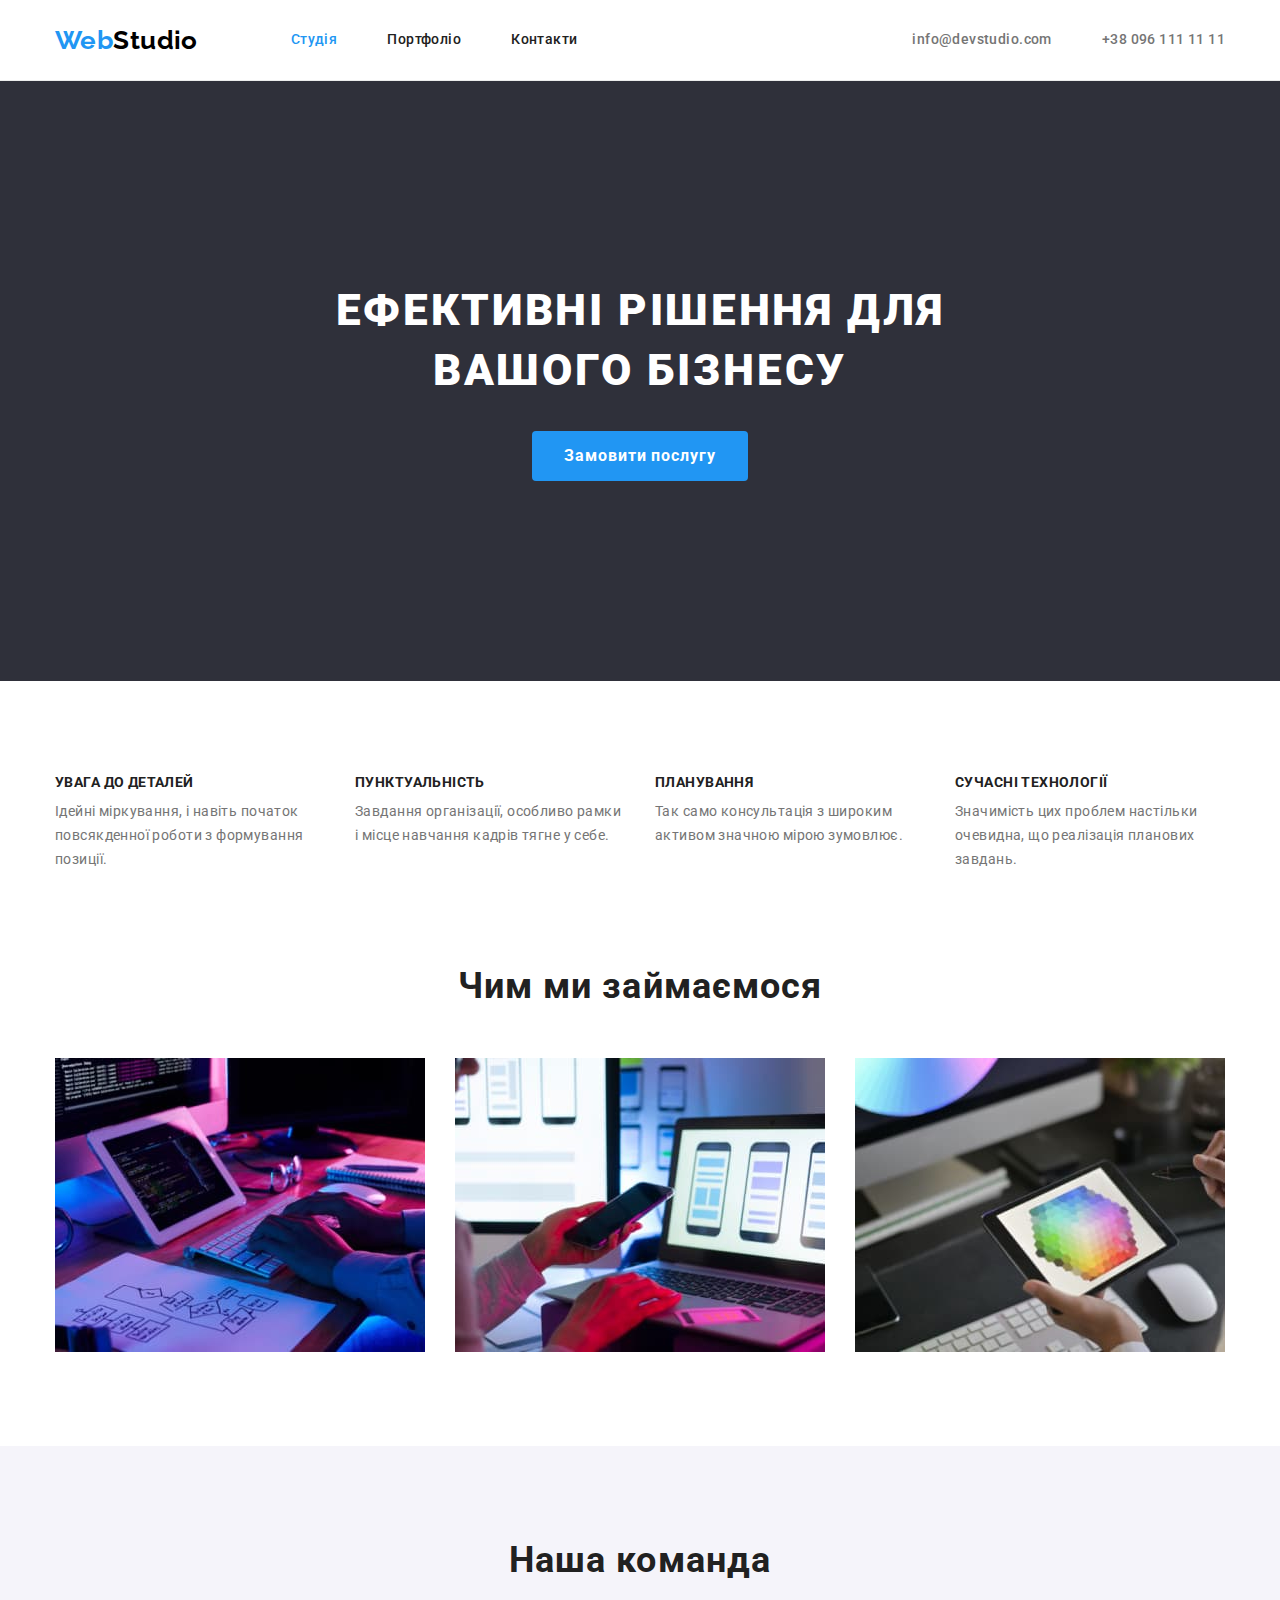
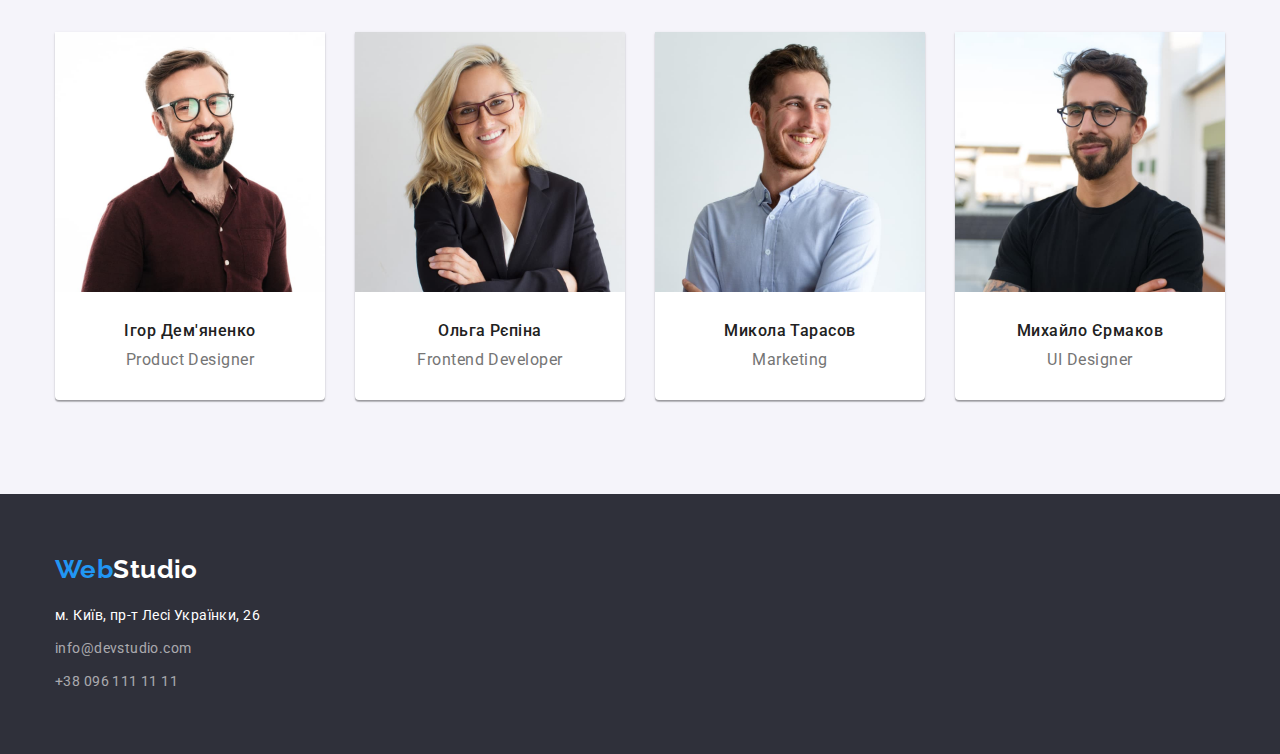
<file: index.html>
<!DOCTYPE html>
<html lang="uk">

<head>
  <meta charset="UTF-8">
  <meta name="viewport" content="width=device-width, initial-scale=1.0">
  <meta http-equiv="X-UA-Compatible" content="ie=edge">
  <title>WebStudio</title>
  <link rel="preconnect" href="https://fonts.googleapis.com">
  <link rel="preconnect" href="https://fonts.gstatic.com" crossorigin>
  <link href="https://fonts.googleapis.com/css2?family=Raleway:wght@700&family=Roboto:wght@400;500;700;900&display=swap"
    rel="stylesheet">
  <link rel="stylesheet" href="https://cdnjs.cloudflare.com/ajax/libs/modern-normalize/1.1.0/modern-normalize.min.css">
  <link rel="stylesheet" href="./css/style.css">
</head>

<body>
  <header class="header">
    <div class="container header-inner">
      <nav class="nav">
        <a class="logo" href="./index.html">
          <span class="logo-web">Web</span>Studio
        </a>
        <ul class="site-nav">
          <li class="menu-item">
            <a class="link-current" href="./index.html">Студія</a>
          </li>
          <li class="menu-item">
            <a class="link" href="./portfolio.html">Портфоліо</a>
          </li>
          <li class="menu-item">
            <a class="link" href="#">Контакти</a>
          </li>
        </ul>
      </nav>
      <ul class="contacts">
        <li class="header-mail">
          <a class="mail" href="mailto:info@devstudio.com">info@devstudio.com</a>
        </li>
        <li>
          <a class="phone" href="tel:+380961111111">+38 096 111 11 11</a>
        </li>
      </ul>
    </div>
    </div>
  </header>
  <main>
    <!-- Hero -->
    <section class="hero">
      <div class="container">
        <h1 class="hero-title">Ефективні рішення для вашого бізнесу</h1>
        <button class="hero-button" type="button">Замовити послугу</button>
      </div>
    </section>
    <!-- Benefits -->
    <section class="benefits">
      <div class="container">
        <h2 class="benefits-title">Переваги</h2>
        <ul class="benefits-list">
          <li class="benefits-item">
            <h3 class="title">Увага до деталей</h3>
            <p class="text">Ідейні міркування, і навіть початок повсякденної роботи з формування позиції.</p>
          </li>
          <li class="benefits-item">
            <h3 class="title">Пунктуальність</h3>
            <p class="text">Завдання організації, особливо рамки і місце навчання кадрів тягне у себе.</p>
          </li>
          <li class="benefits-item">
            <h3 class="title">Планування</h3>
            <p class="text">Так само консультація з широким активом значною мірою зумовлює.</p>
          </li>
          <li class="benefits-item">
            <h3 class="title">Сучасні технології</h3>
            <p class="text">Значимість цих проблем настільки очевидна, що реалізація планових завдань.</p>
          </li>
        </ul>
      </div>
    </section>
    <section class="work-section">
      <div class="container">
        <h2 class="work-title">Чим ми займаємося</h2>
        <ul class="work-item">
          <li class="work-list">
            <img class="work-img" src="./images/box1.jpg" alt="Photo employment 1" width="370">
          </li>
          <li class="work-list">
            <img class="work-img" src="./images/box2.jpg" alt="Photo employment 2" width="370">
          </li>
          <li class="work-list">
            <img class="work-img" src="./images/box3.jpg" alt="Photo employment 3" width="370">
          </li>
        </ul>
      </div>
    </section>
    <!-- Team -->
    <section class="team">
      <div class="container">
        <h2 class="team-title">Наша команда</h2>
        <ul class="team-list">
          <li class="team-item">
            <img src="./images/team1.jpg" alt="Photo team 1" width="270">
            <div class="team-signature">
              <h3 class="name">Ігор Дем'яненко</h3>
              <p class="position">Product Designer</p>
            </div>
          </li>
          <li class="team-item">
            <img src="./images/team2.jpg" alt="Photo team 2" width="270">
            <div class="team-signature">
              <h3 class="name">Ольга Рєпіна</h3>
              <p class="position">Frontend Developer</p>
            </div>
          </li>
          <li class="team-item">
            <img src="./images/team3.jpg" alt="Photo team 3" width="270">
            <div class="team-signature">
              <h3 class="name">Микола Тарасов</h3>
              <p class="position">Marketing</p>
            </div>
          </li>
          <li class="team-item">
            <img src="./images/team4.jpg" alt="Photo team 4" width="270">
            <div class="team-signature">
              <h3 class="name">Михайло Єрмаков</h3>
              <p class="position"> UI Designer</p>
            </div>
          </li>
        </ul>
      </div>
    </section>
  </main>
  <!-- Footer -->
  <footer class="footer">
    <div class="container">
      <a class="logo-footer" href="./index.html">
        <span class="logo-web">Web</span>Studio
      </a>
      <address>
        <ul class="site-footer">
          <li class="footer-item">
            <a class="adress" href="https://goo.gl/maps/qVN2PYLP39VzeZfm9" target="_blank" rel="noreferrer noopener">м.
              Київ, пр-т Лесі
              Українки, 26</a>
          </li>
          <li class="footer-item">
            <a class="mail" href="mailto:info@devstudio.com">info@devstudio.com</a>
          </li>
          <li class="footer-item">
            <a class="phone" href="tel:+380961111111">+38 096 111 11 11</a>
          </li>
        </ul>
      </address>
    </div>
  </footer>

</body>

</html>
</file>
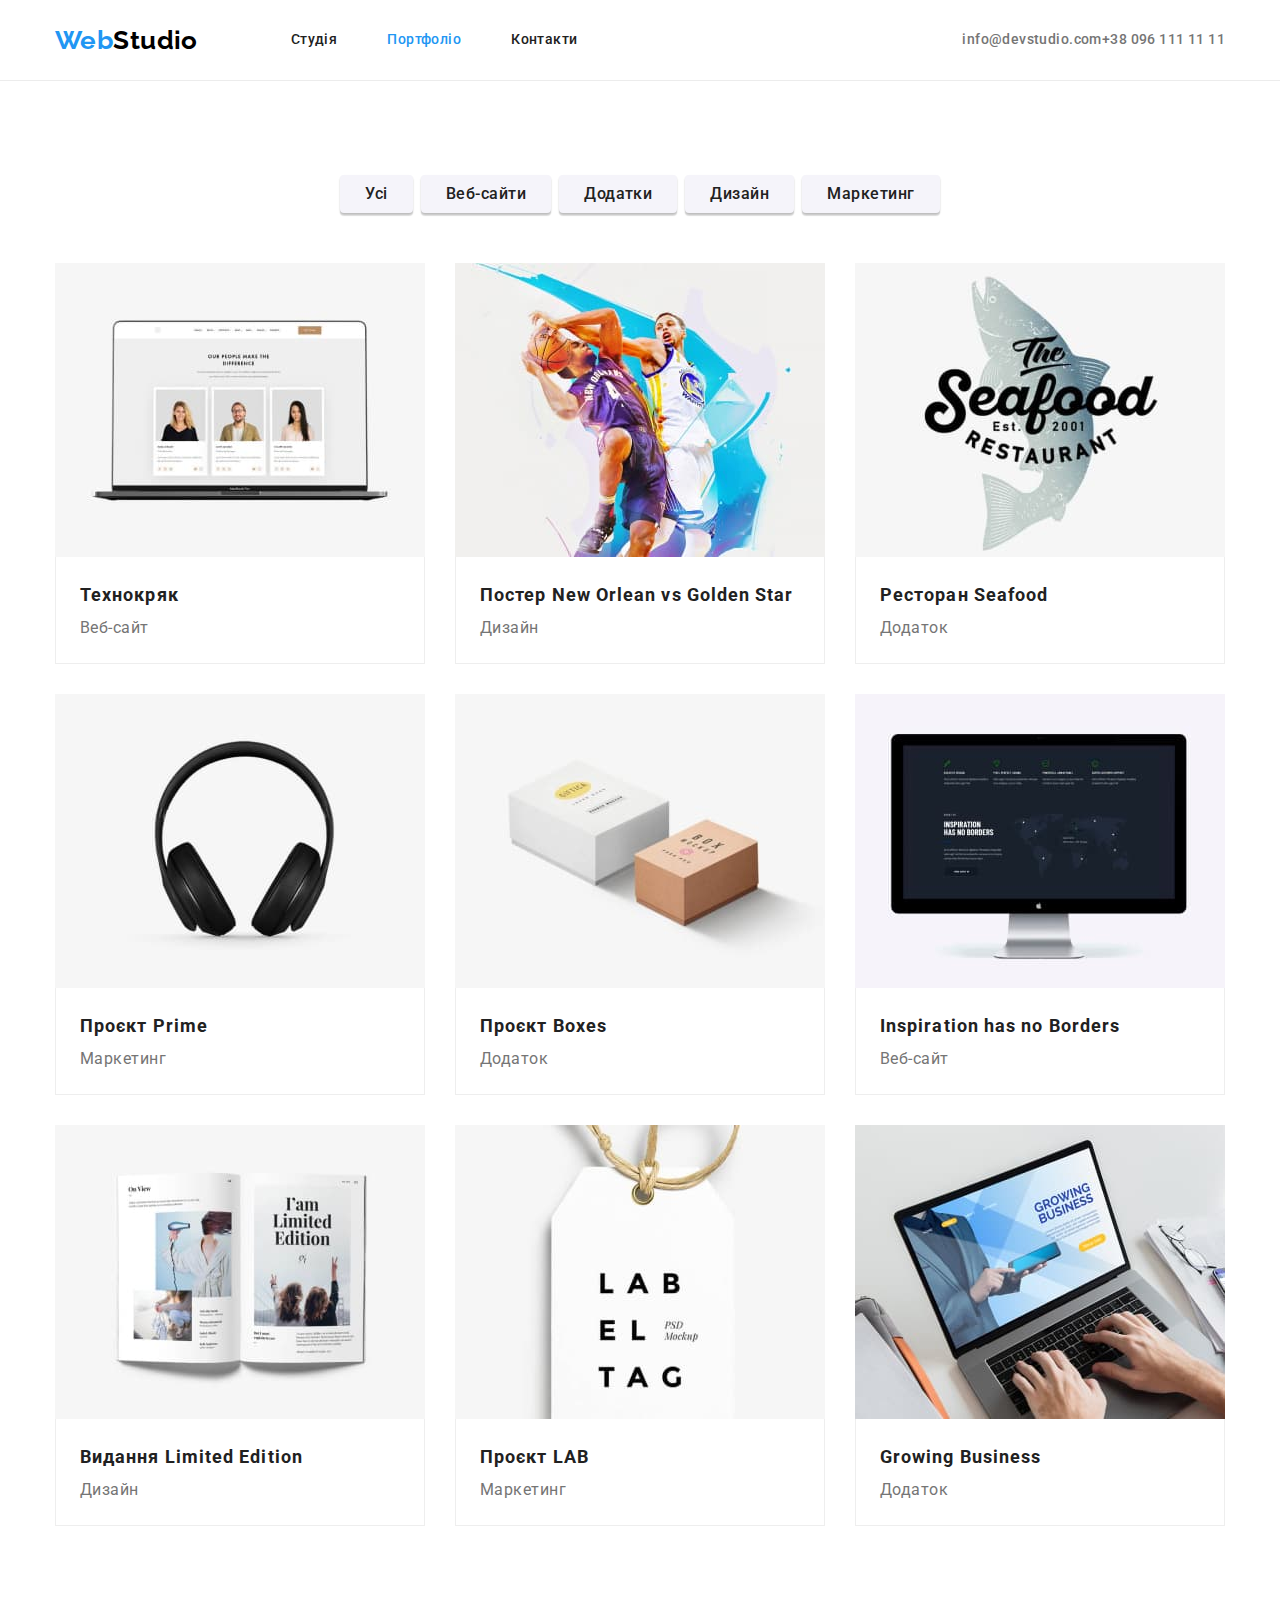
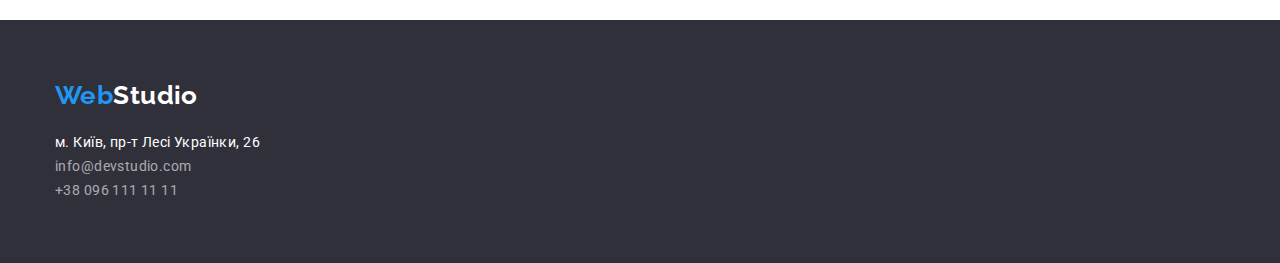
<file: portfolio.html>
<!DOCTYPE html>
<html lang="uk">

<head>
    <meta charset="UTF-8">
    <meta name="viewport" content="width=device-width, initial-scale=1.0">
    <meta http-equiv="X-UA-Compatible" content="ie=edge">
    <title>Portfolio</title>
    <link rel="preconnect" href="https://fonts.googleapis.com">
    <link rel="preconnect" href="https://fonts.gstatic.com" crossorigin>
    <link
        href="https://fonts.googleapis.com/css2?family=Raleway:wght@700&family=Roboto:wght@400;500;700;900&display=swap"
        rel="stylesheet">
    <link rel="stylesheet"
        href="https://cdnjs.cloudflare.com/ajax/libs/modern-normalize/1.1.0/modern-normalize.min.css">
    <link rel="stylesheet" href="./css/style.css">
</head>

<body>
    <header class="header">
        <div class="container">
            <div class="header-inner">
                <nav class="nav">
                    <a class="logo" href="./index.html">
                        <span class="logo-web">Web</span>Studio
                    </a>
                    <ul class="site-nav">
                        <li class="menu-item">
                            <a class="link" href="./index.html">Студія</a>
                        </li>
                        <li class="menu-item">
                            <a class="link-current" href="./portfolio.html">Портфоліо</a>
                        </li>
                        <li class="menu-item">
                            <a class="link" href="#">Контакти</a>
                        </li>
                    </ul>
                </nav>
                <ul class="contacts">
                    <li>
                        <a class="mail" href="mailto:info@devstudio.com">info@devstudio.com</a>
                    </li>
                    <li>
                        <a class="phone" href="tel:+380961111111">+38 096 111 11 11</a>
                    </li>
                </ul>
            </div>
        </div>
    </header>
    </header>
    <main>
        <section class="works">
            <div class="container">
                <h1 class="works-title">Наші роботи</h1>
                <ul class="works-btn">
                    <li><button class="works-buttons" type="button">Усі</button></li>
                    <li><button class="works-buttons" type="button">Веб-сайти</button></li>
                    <li><button class="works-buttons" type="button">Додатки</button></li>
                    <li><button class="works-buttons" type="button">Дизайн</button></li>
                    <li><button class="works-buttons" type="button">Маркетинг</button></li>
                </ul>
                <ul class="works-list">
                    <li class="works-item">
                        <a class="works-link" href="#">
                            <img src="./images/portfolio/portfolio1.jpg" alt="Технокряк" width="370">
                            <div class="works-signature">
                                <h2 class="title">Технокряк</h2>
                                <p class="text">Веб-сайт</p>
                            </div>
                        </a>
                    </li>
                    <li class="works-item">
                        <a class="works-link" href="#">
                            <img src="./images/portfolio/portfolio2.jpg" alt="Постер New Orlean vs Golden Star"
                                width="370">
                            <div class="works-signature">
                                <h2 class="title">Постер New Orlean vs Golden Star</h2>
                                <p class="text">Дизайн</p>
                            </div>
                        </a>
                    </li>
                    <li class="works-item">
                        <a class="works-link" href="#">
                            <img src="./images/portfolio/portfolio3.jpg" alt="Ресторан Seafood" width="370">
                            <div class="works-signature">
                                <h2 class="title">Ресторан Seafood</h2>
                                <p class="text">Додаток</p>
                            </div>
                        </a>
                    </li>
                    <li class="works-item">
                        <a class="works-link" href="#">
                            <img src="./images/portfolio/portfolio4.jpg" alt="Проєкт Prime" width="370">
                            <div class="works-signature">
                                <h2 class="title">Проєкт Prime</h2>
                                <p class="text">Маркетинг</p>
                            </div>
                        </a>
                    </li>
                    <li class="works-item">
                        <a class="works-link" href="#">
                            <img src="./images/portfolio/portfolio5.jpg" alt="Проєкт Boxes" width="370">
                            <div class="works-signature">
                                <h2 class="title">Проєкт Boxes</h2>
                                <p class="text">Додаток</p>
                            </div>
                        </a>
                    </li>
                    <li class="works-item">
                        <a class="works-link" href="#">
                            <img src="./images/portfolio/portfolio6.jpg" alt="Inspiration has no Borders" width="370">
                            <div class="works-signature">
                                <h2 class="title">Inspiration has no Borders</h2>
                                <p class="text">Веб-сайт</p>
                            </div>
                        </a>
                    </li>
                    <li class="works-item">
                        <a class="works-link" href="#">
                            <img src="./images/portfolio/portfolio7.jpg" alt="Видання Limited Edition" width="370">
                            <div class="works-signature">
                                <h2 class="title">Видання Limited Edition</h2>
                                <p class="text">Дизайн</p>
                            </div>
                        </a>
                    </li>
                    <li class="works-item">
                        <a class="works-link" href="#">
                            <img src="./images/portfolio/portfolio8.jpg" alt="Проєкт LAB" width="370">
                            <div class="works-signature">
                                <h2 class="title">Проєкт LAB</h2>
                                <p class="text">Маркетинг</p>
                            </div>
                        </a>
                    </li>
                    <li class="works-item">
                        <a class="works-link" href="#">
                            <img link src="./images/portfolio/portfolio9.jpg" alt="Growing Business" width="370">
                            <div class="works-signature">
                                <h2 class="title">Growing Business</h2>
                                <p class="text">Додаток</p>
                            </div>
                        </a>
                    </li>
                </ul>
            </div>
        </section>
    </main>
    <footer class="footer">
        <div class="container">
            <a class="logo-footer" href="./index.html">
                <span class="logo-web">Web</span>Studio
            </a>
            <address>
                <ul class="site-footer">
                    <li>
                        <a class="adress" href="https://goo.gl/maps/qVN2PYLP39VzeZfm9" target="_blank"
                            rel="noreferrer noopener">м.
                            Київ, пр-т Лесі
                            Українки, 26</a>
                    </li>
                    <li>
                        <a class="mail" href="mailto:info@devstudio.com">info@devstudio.com</a>
                    </li>
                    <li>
                        <a class="phone" href="tel:+380961111111">+38 096 111 11 11</a>
                    </li>
                </ul>
            </address>
        </div>
    </footer>
</body>

</html>
</file>
<file: css/style.css>
:root {
  --primary-text-color: #757575;
  --hero-text-color: #ffffff;
  --title-text-color: #212121;
  --logo-text-color: #000000;
  --footer-text-color: rgba(255, 255, 255, 0.6);
  --accent-color: #2196f3;
  --background-team-color: #f5f4fa;
  --background-color: #2f303a;
  --background-section-color: #ffffff;
  --button-portfolio-color: #f5f4fa;
  --container-bg-color: #FFFFFF;
  --container-border-color: #EEEEEE;
  --primary-font-family: 'Roboto', sans-serif;
}

html {
  box-sizing: border-box;
}

body {
  color: var(--primary-text-color);
  background-color: var(--background-section-color);
  font-family: var(--primary-font-family);
  font-size: 14px;
  line-height: 1.71;
  letter-spacing: 0.03em;
}

h1,
h2,
h3,
h4,
h5,
h6,
p {
  margin: 0;
}

ul {
  list-style: none;
  margin: 0;
  padding: 0;
}

img {
  display: block;
  max-width: 100%;
  height: auto;
}

address {
  font-style: normal;
}

button {
  display: block;
  cursor: pointer;
  border: none;
  border-radius: 4px;
}

.section {
  padding-top: 94px;
  padding-bottom: 94px;
}

.container {
  width: 1200px;
  margin: 0 auto;
  padding: 0 15px;
}

.list {
  list-style: none;
  padding-left: 0;
  margin: 0;
}

.link {
  text-decoration: none;
}

/* header */
.header {
  border-bottom: 1px solid #ECECEC;
}

.logo {
  color: var(--logo-text-color);
  font-family: 'Raleway';
  font-weight: 700;
  font-size: 26px;
  line-height: 1.19;
  text-decoration: none;
  margin-right: 93px;
}

.logo-web {
  color: var(--accent-color);
}

.nav {
  display: flex;
  align-items: center;
}

.header-inner {
  display: flex;
  align-items: center;
  /* justify-content: space-between; */
}

.site-nav {
  display: flex;
  align-items: center;
}

.contacts {
  display: flex;
  align-items: center;
}

.menu-item:not(:last-child) {
  margin-right: 50px;
}

.header-mail {
  margin-right: 50px;
}

.nav {
  margin-right: auto;
}

.link {
  display: block;
  padding: 32px 0;
  /* text-decoration: none; */
}

.link-current {
  color: var(--accent-color);
  text-decoration: none;
  font-weight: 500;
}

.site-nav .link,
.contacts .mail,
.contacts .phone {
  color: var(--title-text-color);
  text-decoration: none;
  font-weight: 500;
  font-size: 14px;
  line-height: 1.14;
}

.site-nav .link:hover,
.contacts .mail:hover,
.contacts .phone:hover {
  color: var(--accent-color);
}

.site-nav .link:focus,
.contacts .mail:focus,
.contacts .phone:focus {
  color: var(--accent-color);
}

.contacts .mail,
.contacts .phone {
  color: var(--primary-text-color);
  display: block;
  padding: 32px 0;
}

/* hero */
.hero {
  background-color: var(--background-color);
  padding: 200px 0;
}

.hero-title {
  font-weight: 900;
  font-size: 44px;
  line-height: 1.36;
  text-align: center;
  letter-spacing: 0.06em;
  text-transform: uppercase;
  color: var(--hero-text-color);
  width: 696px;
  margin: 0 auto;
  margin-bottom: 30px;
}

.hero-button {
  background-color: var(--accent-color);
  color: var(--hero-text-color);
  border-radius: 4px;
  font-family: inherit;
  font-weight: 700;
  font-size: 16px;
  line-height: 1.87;
  align-items: center;
  text-align: center;
  letter-spacing: 0.06em;
  cursor: pointer;
  margin: 0 auto;
  display: block;
  border: none;
  padding: 10px 32px;
}

/* Benefits */
.benefits {
  padding: 94px 0;
}

.benefits-list {
  display: flex;
  align-items: flex-start;
}

.benefits-item {
  width: 270px;
}

.benefits-item:not(:last-child) {
  margin-right: 30px;
}

.benefits-title {
  position: absolute;
  width: 1px;
  height: 1px;
  margin: -1px;
  border: 0;
  padding: 0;

  white-space: nowrap;
  clip-path: inset(100%);
  clip: rect(0 0 0 0);
  overflow: hidden;
}

.benefits-list .title {
  font-size: 14px;
  line-height: 1.14;
  letter-spacing: 0.03em;
  text-transform: uppercase;
  color: var(--title-text-color);
  margin-bottom: 10px;
}

.benefits-list .text {
  font-weight: 400;
  font-size: 14px;
  line-height: 1.71;
  letter-spacing: 0.03em;
}

/* What do we do - work*/
.work-section {
  padding-bottom: 94px;
}

.work-item {
  display: flex;
  flex-wrap: wrap;
  gap: 30px;
}

.work-title {
  font-weight: 700;
  font-size: 36px;
  line-height: 1.16;
  text-align: center;
  letter-spacing: 0.03em;
  color: var(--title-text-color);
  margin-bottom: 50px;
  margin-top: 0;
}

/* team */
.team {
  background-color: #f5f4fa;
  padding: 94px 0;
}

.team-title {
  font-weight: 700;
  font-size: 36px;
  line-height: 1.16;
  text-align: center;
  letter-spacing: 0.03em;
  color: var(--title-text-color);
  margin-bottom: 50px;
}

.team-list {
  display: flex;
  flex-wrap: wrap;
  gap: 30px;
}

.team-item {
  background: #FFFFFF;
  box-shadow: 0px 1px 3px rgba(0, 0, 0, 0.12), 0px 1px 1px rgba(0, 0, 0, 0.14), 0px 2px 1px rgba(0, 0, 0, 0.2);
  border-radius: 0px 0px 4px 4px;
}

.team-list .name {
  display: block;
  font-weight: 500;
  font-size: 16px;
  line-height: 1.18;
  text-align: center;
  letter-spacing: 0.03em;
  color: var(--title-text-color);
  margin-bottom: 10px;
}

.team-list .position {
  font-size: 16px;
  line-height: 1.18;
  text-align: center;
  letter-spacing: 0.03em;
  color: var(--primary-text-color);
}

.team-signature {
  padding: 30px 0;
}

/* footer */
footer {
  background-color: var(--background-color);
  padding: 60px 0;
}

.logo-footer {
  color: var(--hero-text-color);
  font-family: 'Raleway';
  font-weight: 700;
  font-size: 26px;
  line-height: 1.19;
  text-decoration: none;
  display: block;
  margin-bottom: 20px;
}

.footer-item:not(:last-child) {
  margin-bottom: 9px;
}

.site-footer .adress,
.site-footer .mail,
.site-footer .phone {
  text-decoration: none;
  font-size: 14px;
  line-height: 1.71;
}

.site-footer .adress {
  color: var(--hero-text-color);
  font-style: normal;
}

.site-footer .mail,
.site-footer .phone {
  color: var(--footer-text-color);
  font-style: normal;
}

.site-footer .adress:hover,
.site-footer .mail:hover,
.site-footer .phone:hover {
  color: var(--accent-color);
}

.site-footer .adress:focus,
.site-footer .mail:focus,
.site-footer .phone:focus {
  color: var(--accent-color);
}

/* Портфолио */
.works {
  padding: 94px 0;
}

.works-btn {
  display: flex;
  justify-content: center;
  gap: 8px;
  margin-bottom: 50px;
}

.works-list {
  display: flex;
  flex-wrap: wrap;
  gap: 30px;
}

.works-title {
  position: absolute;
  width: 1px;
  height: 1px;
  margin: -1px;
  border: 0;
  padding: 0;

  white-space: nowrap;
  clip-path: inset(100%);
  clip: rect(0 0 0 0);
  overflow: hidden;
}

.works-buttons {
  color: var(--title-text-color);
  background-color: var(--background-team-color);
  border-radius: 4px;
  border: none;
  font-family: inherit;
  font-weight: 500;
  font-size: 16px;
  line-height: 1.62;
  letter-spacing: 0.03em;
  cursor: pointer;
  box-shadow: 0px 3px 1px rgba(0, 0, 0, 0.1), 0px 1px 2px rgba(0, 0, 0, 0.08), 0px 2px 2px rgba(0, 0, 0, 0.12);
  padding: 6px 25px;
}

.works-buttons:hover {
  color: var(--hero-text-color);
  background-color: var(--accent-color);
}

.works-buttons:focus {
  color: var(--hero-text-color);
  background-color: var(--accent-color);
}

.works-item {
  width: 370px;
}

.works-link {
  text-decoration: none;
}

.works-item:hover,
.works-item:focus {
  box-shadow: 0px 4px 4px rgba(0, 0, 0, 0.25);
}

.works-signature {
  padding: 20px 24px;
  border-left: 1px solid #EEEEEE;
  border-bottom: 1px solid #EEEEEE;
  border-right: 1px solid #EEEEEE;
  /* text-decoration: none; */
}

.works-signature::not(:last-child) {
  margin-bottom: 4px;
}

.works-list .title {
  font-weight: 700;
  font-size: 18px;
  line-height: 2;
  letter-spacing: 0.06em;
  color: var(--title-text-color);
}

.works-list .text {
  font-size: 16px;
  line-height: 1.88;
  letter-spacing: 0.03em;
  color: var(--primary-text-color);
}
</file>
